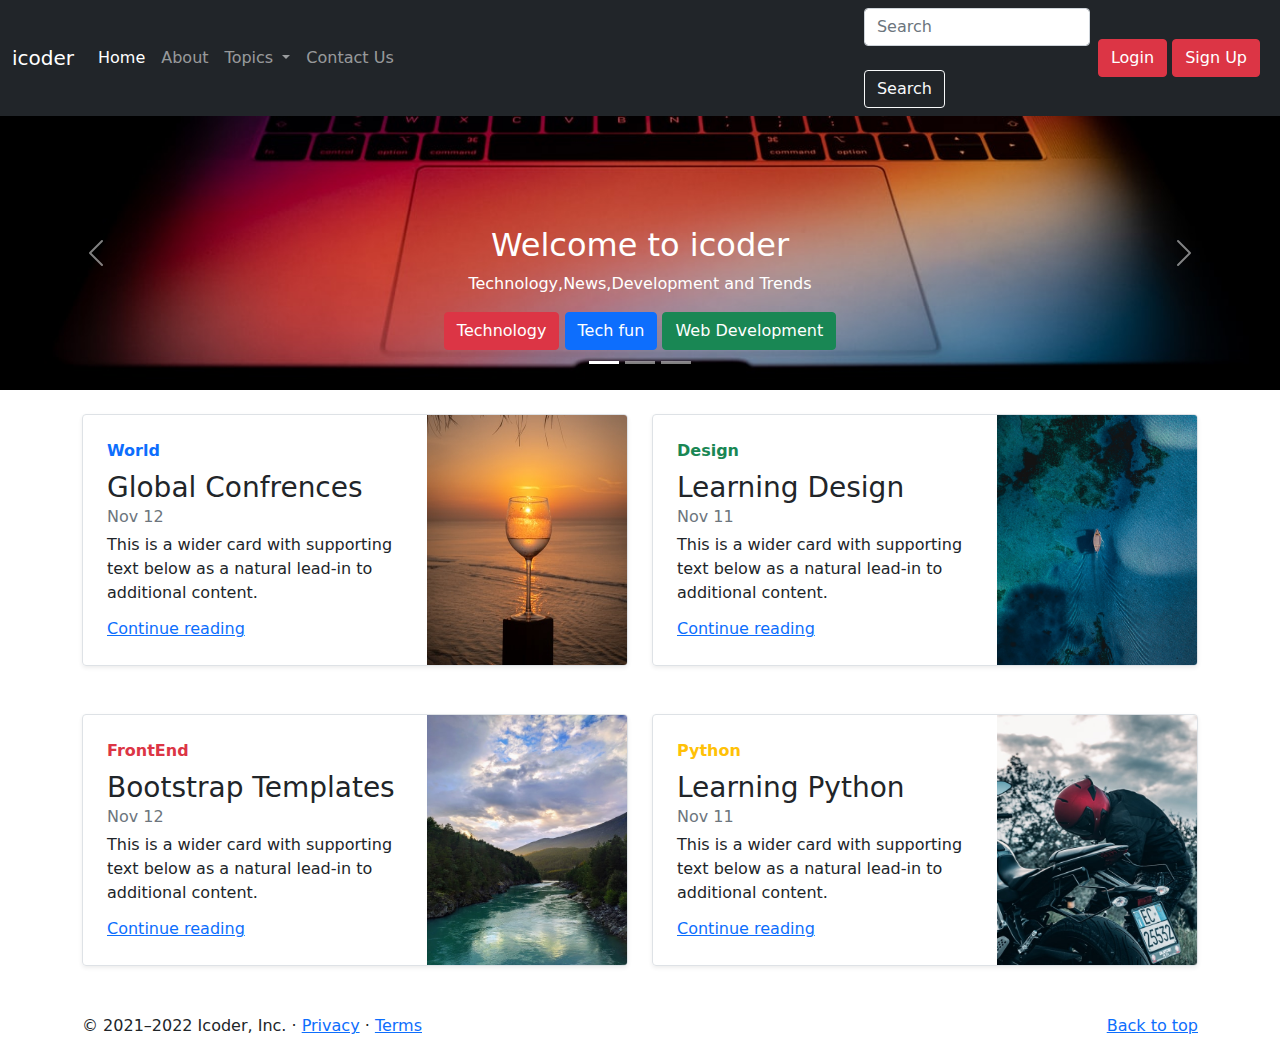
<file: index.html>
<!doctype html>
<html lang="en">

<head>
    <!-- Required meta tags -->
    <meta charset="utf-8">
    <meta name="viewport" content="width=device-width, initial-scale=1">

    <!-- Bootstrap CSS -->
    <link href="bootstrap.min.css" rel="stylesheet">


    <title>icoder - Heaven for programmers</title>
</head>

<body>
    <nav class="navbar navbar-expand-lg navbar-dark bg-dark">
        <div class="container-fluid">
            <a class="navbar-brand" href="index.html">icoder</a>
            <button class="navbar-toggler" type="button" data-bs-toggle="collapse" data-bs-target="#navbarSupportedContent" aria-controls="navbarSupportedContent" aria-expanded="false" aria-label="Toggle navigation">
        <span class="navbar-toggler-icon"></span>
      </button>
            <div class="collapse navbar-collapse" id="navbarSupportedContent">
                <ul class="navbar-nav me-auto mb-2 mb-lg-0">
                    <li class="nav-item active">
                        <a class="nav-link about active" aria-current="page" href="index.html">Home</a>
                    </li>

                    </li>
                    <li class="nav-item">
                        <a class="nav-link" href="about.html">About</a>
                    </li>
                    <li class="nav-item dropdown">
                        <a class="nav-link dropdown-toggle" href="#" id="navbarDropdown" role="button" data-bs-toggle="dropdown" aria-expanded="false">
              Topics
            </a>
                        <div class="dropdown-menu" aria-labelledby="navbarDropdown">

                            <a class="dropdown-item" href="#">Technology</a>
                            <a class="dropdown-item" href="#">Web Development</a>
                            <div class="dropdown-divider">
                            </div>
                            <a class="dropdown-item" href="#">Support</a>
                            <a class="dropdown-item" href="#">Write For Us</a>
                        </div>
                    </li>

                    <li class="nav-item">
                        <a class="nav-link" href="contact.html"> Contact Us</a>
                    </li>
                </ul>
                <form class="form-inline my-2 my-lg-0">
                    <input class="form-control mr-sm-2" type="search" placeholder="Search" aria-label="search">
                    <br>
                    <button class="btn btn-outline-light my-2 my-sm-0" type="submit">Search</button>
                </form>
                <div class="mx-2">
                    <button class="btn btn-danger" data-bs-toggle="modal" data-bs-target="#loginModal">Login</button>
                    <button class="btn btn-danger" data-bs-toggle="modal" data-bs-target="#signupModal">Sign Up</button>
                </div>
            </div>
        </div>
    </nav>

    <!--login Modal -->
    <div class="modal fade" id="loginModal" tabindex="-1" aria-labelledby="loginModalLabel" aria-hidden="true">
        <div class="modal-dialog">
            <div class="modal-content">
                <div class="modal-header">
                    <h5 class="modal-title" id="loginModalLabel">Login To Icoder </h5>
                    <button type="button" class="btn-close" data-bs-dismiss="modal" aria-label="Close"></button>
                </div>
                <div class="modal-body">
                    <div class="mb-3 row">
                        <label for="staticEmail" class="col-sm-2 col-form-label">Email</label>
                        <div class="col-sm-10">
                            <input type="text" readonly class="form-control-plaintext" id="staticEmail" value="email@example.com">
                        </div>
                    </div>
                    <div class="mb-3 row">
                        <label for="inputPassword" class="col-sm-2 col-form-label">Password</label>
                        <div class="col-sm-10">
                            <input type="password" class="form-control" id="inputPassword">
                        </div>
                    </div>
                    <div class="mb-3 form-check">
                        <input type="checkbox" class="form-check-input" id="exampleCheck1">
                        <label class="form-check-label" for="exampleCheck1">Check me out</label>
                    </div>
                    <button type="submit" class=" btn btn-primary">login</button>
                </div>
                <div class="modal-footer">
                    <button type="button" class="btn btn-secondary" data-bs-dismiss="modal">Close</button>

                </div>
            </div>
        </div>
    </div>

    <!--sign up Modal -->
    <div class="modal fade" id="signupModal" tabindex="-1" aria-labelledby="signupModalLabel" aria-hidden="true">
        <div class="modal-dialog">
            <div class="modal-content">
                <div class="modal-header">
                    <h5 class="modal-title" id="signupModalLabel">Get An Icoder Account</h5>
                    <button type="button" class="btn-close" data-bs-dismiss="modal" aria-label="Close"></button>
                </div>
                <div class="modal-body">
                    <form>
                        <div class="mb-3">
                            <label for="exampleInputEmail1" class="form-label">Username</label>
                            <input type="email" class="form-control" id="exampleInputEmail1" aria-describedby="emailHelp">
                            <div id="emailHelp" class="form-text">We'll never share your email with anyone else.</div>
                        </div>
                        <div class="mb-3">
                            <label for="exampleInputPassword1" class="form-label">Password</label>
                            <input type="password" class="form-control" id="exampleInputPassword1">
                            <label for="cexampleInputPassword1" class="form-label">confirm Password"</label>
                            <input type="password" class="form-control" id="exampleInputPassword1">
                        </div>

                        <button type="submit" class="btn btn-primary">Create Account</button>
                    </form>
                </div>
                <div class="modal-footer">
                    <button type="button" class="btn btn-secondary" data-bs-dismiss="modal">Close</button>

                </div>
            </div>
        </div>
    </div>
    <div id="carouselExampleCaptions" class="carousel slide carousel-fade slide" data-bs-ride="carousel">
        <div class="carousel-indicators">
            <button type="button" data-bs-target="#carouselExampleCaptions" data-bs-slide-to="0" class="active" aria-label="Slide 1" aria-current="true"></button>
            <button type="button" data-bs-target="#carouselExampleCaptions" data-bs-slide-to="1" aria-label="Slide 2" class=""></button>
            <button type="button" data-bs-target="#carouselExampleCaptions" data-bs-slide-to="2" aria-label="Slide 3" class=""></button>
        </div>
        <div class="carousel-inner">
            <div class="carousel-item active">
                <img src="pics/mz3.jpg" class="d-block w-100" alt="...">
                <div class="carousel-caption d-none d-md-block">
                    <h2>Welcome to icoder</h2>
                    <p> Technology,News,Development and Trends</p>
                    <button class="btn btn-danger">Technology</button>
                    <button class="btn btn-primary"> Tech fun</button>
                    <button class="btn btn-success"> Web Development</button>
                </div>
            </div>
            <div class="carousel-item">
                <img src="pics/mz1.jpg" class="d-block w-100" alt="...">
                <div class="carousel-caption d-none d-md-block">
                    <h2>The Best Coding Blog</h2>
                    <p> Technology,News,Development and Trends</p>
                    <button class="btn btn-danger">Technology</button>
                    <button class="btn btn-primary"> Tech fun</button>
                    <button class="btn btn-success"> Web Development</button>
                </div>
            </div>
            <div class="carousel-item">
                <img src="pics/mz2.jpg" class="d-block w-100" alt="...">
                <div class="carousel-caption d-none d-md-block">
                    <h2>Award Winning Blog</h2>
                    <p> Technology,News,Development and Trends</p>
                    <button class="btn btn-danger">Technology</button>
                    <button class="btn btn-primary"> Tech fun</button>
                    <button class="btn btn-success"> Web Development</button>
                </div>
            </div>
        </div>
        <button class="carousel-control-prev" type="button" data-bs-target="#carouselExampleCaptions" data-bs-slide="prev">
      <span class="carousel-control-prev-icon" aria-hidden="true"></span>
      <span class="visually-hidden">Previous</span>
    </button>
        <button class="carousel-control-next" type="button" data-bs-target="#carouselExampleCaptions" data-bs-slide="next">
      <span class="carousel-control-next-icon" aria-hidden="true"></span>
      <span class="visually-hidden">Next</span>
    </button>
    </div>
    <div class="container my-4">
        <div class="row mb-2">
            <div class="col-md-6">
                <div class="row g-0 border rounded overflow-hidden flex-md-row mb-4 shadow-sm h-md-250 position-relative">
                    <div class="col p-4 d-flex flex-column position-static">
                        <strong class="d-inline-block mb-2 text-primary">World</strong>
                        <h3 class="mb-0"> Global Confrences </h3>
                        <div class="mb-1 text-muted">Nov 12</div>
                        <p class="card-text mb-auto">This is a wider card with supporting text below as a natural lead-in to additional content.</p>
                        <a href="#" class="stretched-link">Continue reading</a>
                    </div>
                    <div class="col-auto d-none d-lg-block">
                        <img class="bd-placeholder-img" width="200" height="250" src="pics/n1.jpg ">
                        <aria-labe="placeholder: thumbnail=" " preserveaspectratio="xMidYMid slice " focusable="false ">
              <title>Placeholder</title>
              <rect width="100% " height="100% " fill="#55595c "></rect>


            </aria-labe="placeholder:>
                    </div>
                </div>
            </div>
            <div class="col-md-6">
                <div class="row g-0 border rounded overflow-hidden flex-md-row mb-4 shadow-sm h-md-250 position-relative">
                    <div class="col p-4 d-flex flex-column position-static">
                        <strong class="d-inline-block mb-2 text-success"> Design</strong>
                        <h3 class="mb-0">Learning Design</h3>
                        <div class="mb-1 text-muted">Nov 11</div>
                        <p class="mb-auto">This is a wider card with supporting text below as a natural lead-in to additional content.
                        </p>
                        <a href="#" class="stretched-link">Continue reading</a>
                    </div>
                    <div class="col-auto d-none d-lg-block">
                        <img class="bd-placeholder-img" width="200" height="250" src="pics/n2.jpg">
                        <aria-label="placeholder: thumbnail=" " preserveaspectratio="xMidYMid slice " focusable="false ">
              <title>Placeholder</title>
              <rect width="100% " height="100% " fill="#55595c "></rect>


            </aria-label="placeholder:>
                    </div>
                </div>
            </div>
        </div>
    </div>
    <div class="container my-4">
        <div class="row mb-2">
            <div class="col-md-6">
                <div class="row g-0 border rounded overflow-hidden flex-md-row mb-4 shadow-sm h-md-250 position-relative">
                    <div class="col p-4 d-flex flex-column position-static">
                        <strong class="d-inline-block mb-2 text-danger">FrontEnd</strong>
                        <h3 class="mb-0">Bootstrap Templates </h3>
                        <div class="mb-1 text-muted">Nov 12</div>
                        <p class="card-text mb-auto">This is a wider card with supporting text below as a natural lead-in to additional content.</p>
                        <a href="#" class="stretched-link">Continue reading</a>
                    </div>
                    <div class="col-auto d-none d-lg-block">
                        <img class="bd-placeholder-img" width="200" height="250" src="pics/n3.jpg ">
                        <aria-labe="placeholder: thumbnail=" " preserveaspectratio="xMidYMid slice " focusable="false ">
              <title>Placeholder</title>
              <rect width="100% " height="100% " fill="#55595c "></rect>


            </aria-labe="placeholder:>
                    </div>
                </div>
            </div>
            <div class="col-md-6">
                <div class="row g-0 border rounded overflow-hidden flex-md-row mb-4 shadow-sm h-md-250 position-relative">
                    <div class="col p-4 d-flex flex-column position-static">
                        <strong class="d-inline-block mb-2 text-warning"> Python</strong>
                        <h3 class="mb-0">Learning Python</h3>
                        <div class="mb-1 text-muted">Nov 11</div>
                        <p class="mb-auto">This is a wider card with supporting text below as a natural lead-in to additional content.
                        </p>
                        <a href="#" class="stretched-link">Continue reading</a>
                    </div>
                    <div class="col-auto d-none d-lg-block">
                        <img class="bd-placeholder-img" width="200" height="250" src="pics/n4.jpg">
                        <aria-label="placeholder: thumbnail=" " preserveaspectratio="xMidYMid slice " focusable="false ">
              <title>Placeholder</title>
              <rect width="100% " height="100% " fill="#55595c "></rect>


            </aria-label="placeholder:>
                    </div>
                </div>
            </div>
        </div>
    </div>
    <footer class="container">
        <p class="float-end"><a href="#">Back to top</a></p>
        <p>© 2021–2022 Icoder, Inc. · <a href="#">Privacy</a> · <a href="#">Terms</a></p>
    </footer>

    <!-- Optional JavaScript; choose one of the two! -->

    <!-- Option 1: Bootstrap Bundle with Popper -->
    <script src="https://cdn.jsdelivr.net/npm/bootstrap@5.0.0/dist/js/bootstrap.bundle.min.js" integrity="sha384-p34f1UUtsS3wqzfto5wAAmdvj+osOnFyQFpp4Ua3gs/ZVWx6oOypYoCJhGGScy+8" crossorigin="anonymous"></script>

    <!-- Option 2: Separate Popper and Bootstrap JS -->
    <!--
      <script src="https://cdn.jsdelivr.net/npm/@popperjs/core@2.9.2/dist/umd/popper.min.js" integrity="sha384-IQsoLXl5PILFhosVNubq5LC7Qb9DXgDA9i+tQ8Zj3iwWAwPtgFTxbJ8NT4GN1R8p" crossorigin="anonymous"></script>
      <script src="https://cdn.jsdelivr.net/npm/bootstrap@5.0.0/dist/js/bootstrap.min.js" integrity="sha384-lpyLfhYuitXl2zRZ5Bn2fqnhNAKOAaM/0Kr9laMspuaMiZfGmfwRNFh8HlMy49eQ" crossorigin="anonymous"></script>
      -->
</body>

</html>
</file>
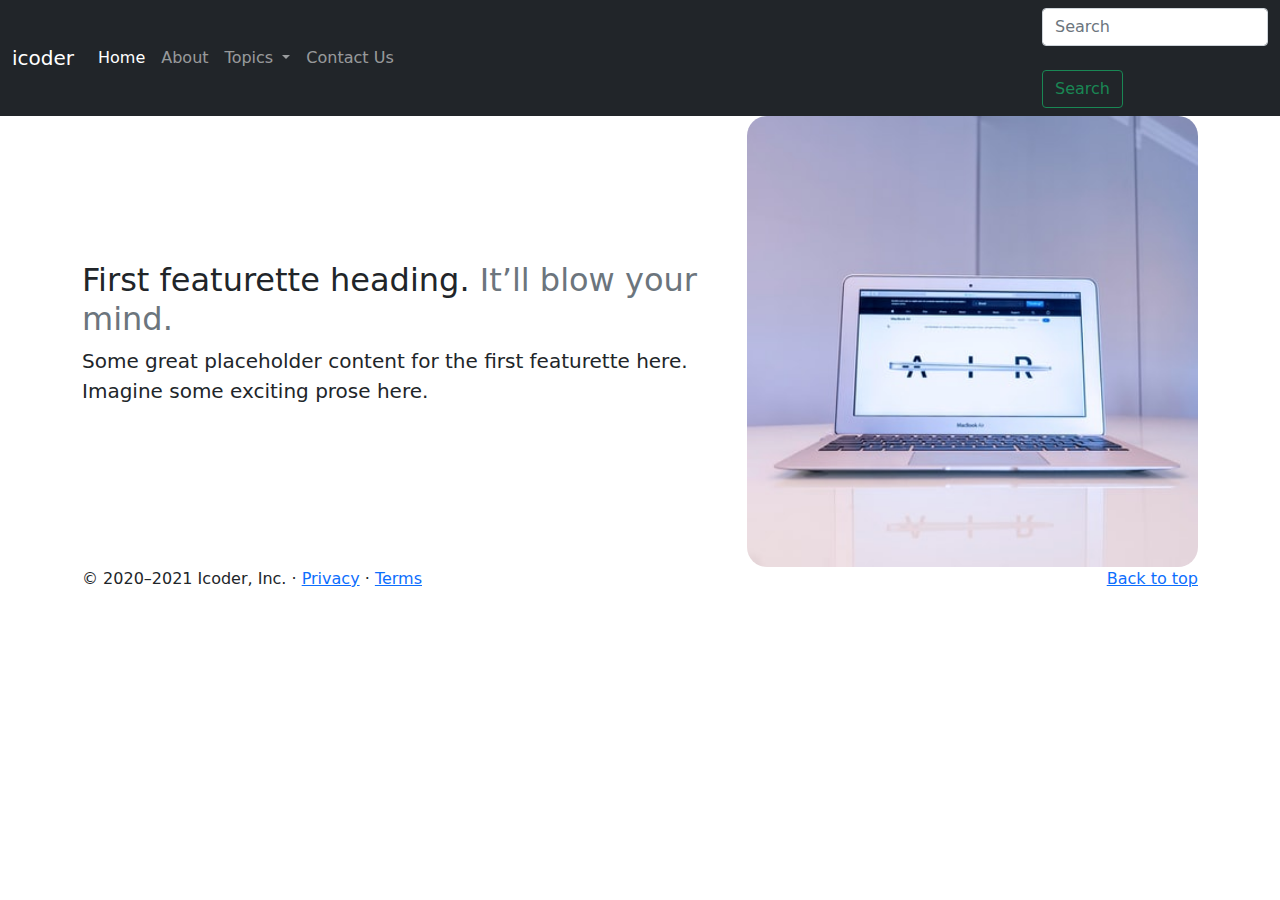
<file: about.html>
<!doctype html>
<html lang="en">

<head>
    <!-- Required meta tags -->
    <meta charset="utf-8">
    <meta name="viewport" content="width=device-width, initial-scale=1">

    <!-- Bootstrap CSS -->
    <link href="bootstrap.min.css" rel="stylesheet">

    <title>icoder - Heaven for programmers</title>
</head>

<body>
    <nav class="navbar navbar-expand-lg navbar-dark bg-dark">
        <div class="container-fluid">
            <a class="navbar-brand" href="index.html">icoder</a>
            <button class="navbar-toggler" type="button" data-bs-toggle="collapse" data-bs-target="#navbarSupportedContent" aria-controls="navbarSupportedContent" aria-expanded="false" aria-label="Toggle navigation">
                <span class="navbar-toggler-icon"></span>
            </button>
            <div class="collapse navbar-collapse" id="navbarSupportedContent">
                <ul class="navbar-nav me-auto mb-2 mb-lg-0">
                    <li class="nav-item">
                        <a class="nav-link active" aria-current="page" href="index.html">Home</a>
                    </li>

                    </li>
                    <li class="nav-item">
                        <a class="nav-link" href="about.html">About</a>
                    </li>
                    <li class="nav-item dropdown">
                        <a class="nav-link dropdown-toggle" href="#" id="navbarDropdown" role="button" data-bs-toggle="dropdown" aria-expanded="false">
                            Topics
                        </a>
                        <div class="dropdown-menu" aria-labelledby="navbarDropdown">

                            <a class="dropdown-item" href="#">Technology</a>
                            <a class="dropdown-item" href="#">Web Development</a>
                            <div class="dropdown-divider">
                            </div>
                            <a class="dropdown-item" href="#">Support</a>
                            <a class="dropdown-item" href="#">Write For Us</a>
                        </div>
                    </li>

                    <li class="nav-item">
                        <a class="nav-link" href="contact.html"> Contact Us</a>
                    </li>


                </ul>
                <form class="form-inline my-2 my-lg-0">
                    <input class="form-control mr-sm-2" type="search" placeholder="Search" aria-label="Search"><br>
                    <button class="btn btn-outline-success my-2 my-sm-0" type="submit">Search</button>
                </form>
            </div>
    </nav>
    <div class="container">
        <div class="row featurette d-flex  justify-content-center align-items-center">
            <div class="col-md-7">
                <h2 class="featurette-heading">First featurette heading. <span class="text-muted">It’ll blow your
                        mind.</span></h2>
                <p class="lead">Some great placeholder content for the first featurette here. Imagine some exciting prose here.</p>
            </div><br>
            <div class="col-md-5">
                <img src="pics/n6.jpg" style="border-radius: 20px;" class="bd-placeholder-img bd-placeholder-img-lg featurette-image img-fluid mx-auto" width="500" height="500" xmlns="http://www.w3.org/2000/svg" role="img" aria-label="Placeholder: 500x500" presserveAspectRatio="xMidYMid slice"
                    focusable="false">
                <title>Placeholder</title>
                <rect width="100%" height="100%" fill="#eee"></rect><text x="50%" y="50%" fill="#aaa" dy=".3em"></text>
            </div>
        </div>
    </div>
    <footer class="container">
        <p class="float-end"><a href="#">Back to top</a></p>
        <p>© 2020–2021 Icoder, Inc. · <a href="#">Privacy</a> · <a href="#">Terms</a></p>
    </footer>

    <!-- Optional JavaScript; choose one of the two! -->

    <!-- Option 1: Bootstrap Bundle with Popper -->
    <script src="https://cdn.jsdelivr.net/npm/bootstrap@5.0.0/dist/js/bootstrap.bundle.min.js" integrity="sha384-p34f1UUtsS3wqzfto5wAAmdvj+osOnFyQFpp4Ua3gs/ZVWx6oOypYoCJhGGScy+8" crossorigin="anonymous"></script>

    <!-- Option 2: Separate Popper and Bootstrap JS -->
    <!--
      <script src="https://cdn.jsdelivr.net/npm/@popperjs/core@2.9.2/dist/umd/popper.min.js" integrity="sha384-IQsoLXl5PILFhosVNubq5LC7Qb9DXgDA9i+tQ8Zj3iwWAwPtgFTxbJ8NT4GN1R8p" crossorigin="anonymous"></script>
      <script src="https://cdn.jsdelivr.net/npm/bootstrap@5.0.0/dist/js/bootstrap.min.js" integrity="sha384-lpyLfhYuitXl2zRZ5Bn2fqnhNAKOAaM/0Kr9laMspuaMiZfGmfwRNFh8HlMy49eQ" crossorigin="anonymous"></script>
      -->
</body>

</html>
</file>
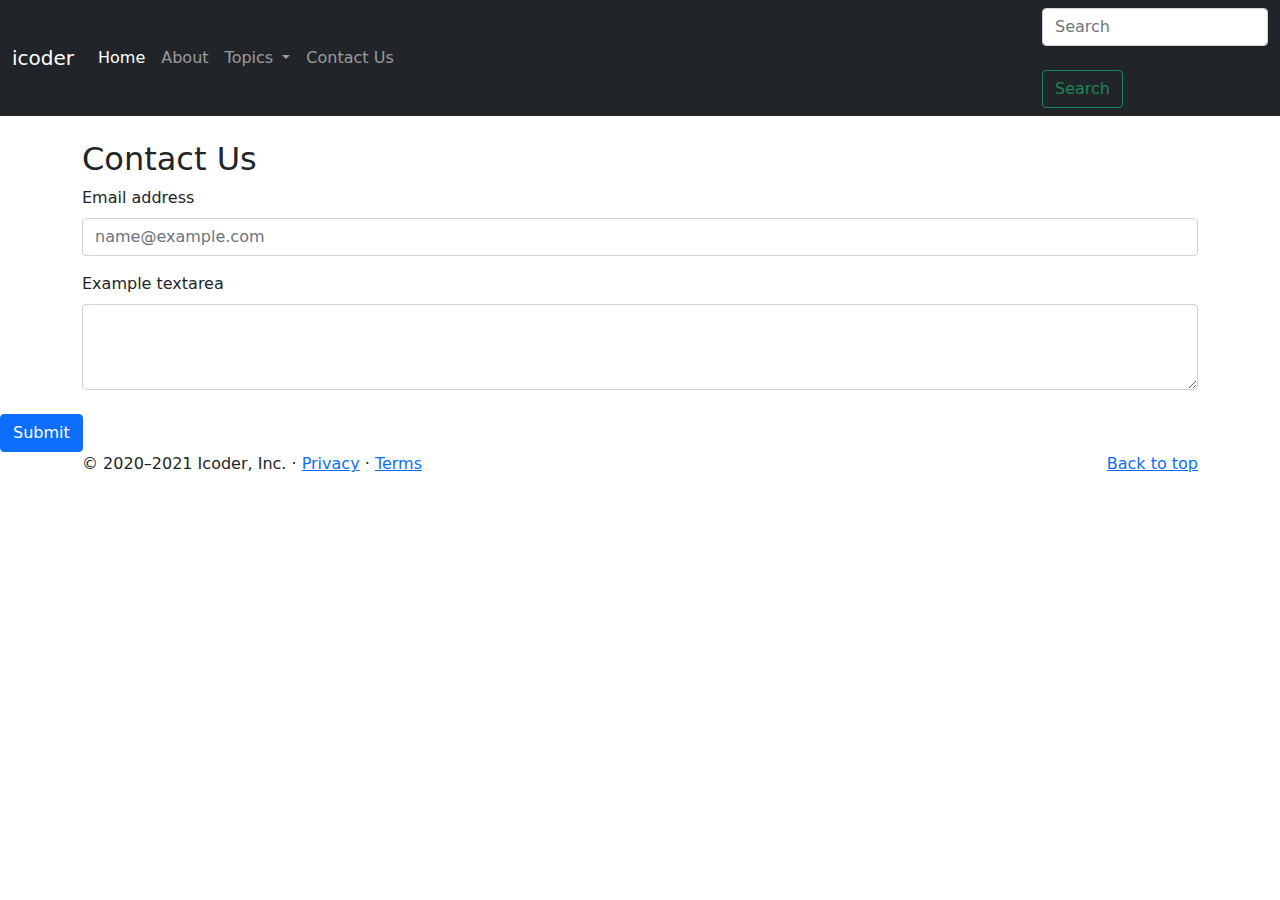
<file: contact.html>
<!doctype html>
<html lang="en">

<head>
    <!-- Required meta tags -->
    <meta charset="utf-8">
    <meta name="viewport" content="width=device-width, initial-scale=1">

    <!-- Bootstrap CSS -->
    <link href="bootstrap.min.css" rel="stylesheet">

    <title>icoder - Heaven for programmers</title>
</head>

<body>

    <nav class="navbar navbar-expand-lg navbar-dark bg-dark">
        <div class="container-fluid">
            <a class="navbar-brand" href="index.html">icoder</a>
            <button class="navbar-toggler" type="button" data-bs-toggle="collapse" data-bs-target="#navbarSupportedContent" aria-controls="navbarSupportedContent" aria-expanded="false" aria-label="Toggle navigation">
                <span class="navbar-toggler-icon"></span>
            </button>
            <div class="collapse navbar-collapse" id="navbarSupportedContent">
                <ul class="navbar-nav me-auto mb-2 mb-lg-0">
                    <li class="nav-item">
                        <a class="nav-link active" aria-current="page" href="index.html">Home</a>
                    </li>

                    </li>
                    <li class="nav-item">
                        <a class="nav-link" href="about.html">About</a>
                    </li>
                    <li class="nav-item dropdown">
                        <a class="nav-link dropdown-toggle" href="#" id="navbarDropdown" role="button" data-bs-toggle="dropdown" aria-expanded="false">
                            Topics
                        </a>
                        <div class="dropdown-menu" aria-labelledby="navbarDropdown">

                            <a class="dropdown-item" href="#">Technology</a>
                            <a class="dropdown-item" href="#">Web Development</a>
                            <div class="dropdown-divider">
                            </div>
                            <a class="dropdown-item" href="#">Support</a>
                            <a class="dropdown-item" href="#">Write For Us</a>
                        </div>
                    </li>

                    <li class="nav-item">
                        <a class="nav-link" href="contact.html"> Contact Us</a>
                    </li>


                </ul>
                <form class="form-inline my-2 my-lg-0">
                    <input class="form-control mr-sm-2" type="search" placeholder="Search" aria-label="Search"><br>
                    <button class="btn btn-outline-success my-2 my-sm-0" type="submit">Search</button>
                </form>
            </div>

    </nav>
    <div class="container my-4">
        <h2>
            Contact Us
        </h2>
        <div class="mb-3">
            <label for="exampleFormControlInput1" class="form-label">Email address</label>
            <input type="email" class="form-control" id="exampleFormControlInput1" placeholder="name@example.com">
        </div>
        <div class="mb-3">
            <label for="exampleFormControlTextarea1" class="form-label">Example textarea</label>
            <textarea class="form-control" id="exampleFormControlTextarea1" rows="3"></textarea>
        </div>
    </div>
    <button type="button" class="btn btn-primary">Submit</button>
    <footer class="container">
        <p class="float-end"><a href="#">Back to top</a></p>
        <p>© 2020–2021 Icoder, Inc. · <a href="#">Privacy</a> · <a href="#">Terms</a></p>
    </footer>


    <!-- Optional JavaScript; choose one of the two! -->

    <!-- Option 1: Bootstrap Bundle with Popper -->
    <script src="https://cdn.jsdelivr.net/npm/bootstrap@5.0.0/dist/js/bootstrap.bundle.min.js" integrity="sha384-p34f1UUtsS3wqzfto5wAAmdvj+osOnFyQFpp4Ua3gs/ZVWx6oOypYoCJhGGScy+8" crossorigin="anonymous"></script>

    <!-- Option 2: Separate Popper and Bootstrap JS -->
    <!--
      <script src="https://cdn.jsdelivr.net/npm/@popperjs/core@2.9.2/dist/umd/popper.min.js" integrity="sha384-IQsoLXl5PILFhosVNubq5LC7Qb9DXgDA9i+tQ8Zj3iwWAwPtgFTxbJ8NT4GN1R8p" crossorigin="anonymous"></script>
      <script src="https://cdn.jsdelivr.net/npm/bootstrap@5.0.0/dist/js/bootstrap.min.js" integrity="sha384-lpyLfhYuitXl2zRZ5Bn2fqnhNAKOAaM/0Kr9laMspuaMiZfGmfwRNFh8HlMy49eQ" crossorigin="anonymous"></script>
      -->
</body>

</html>
</file>
